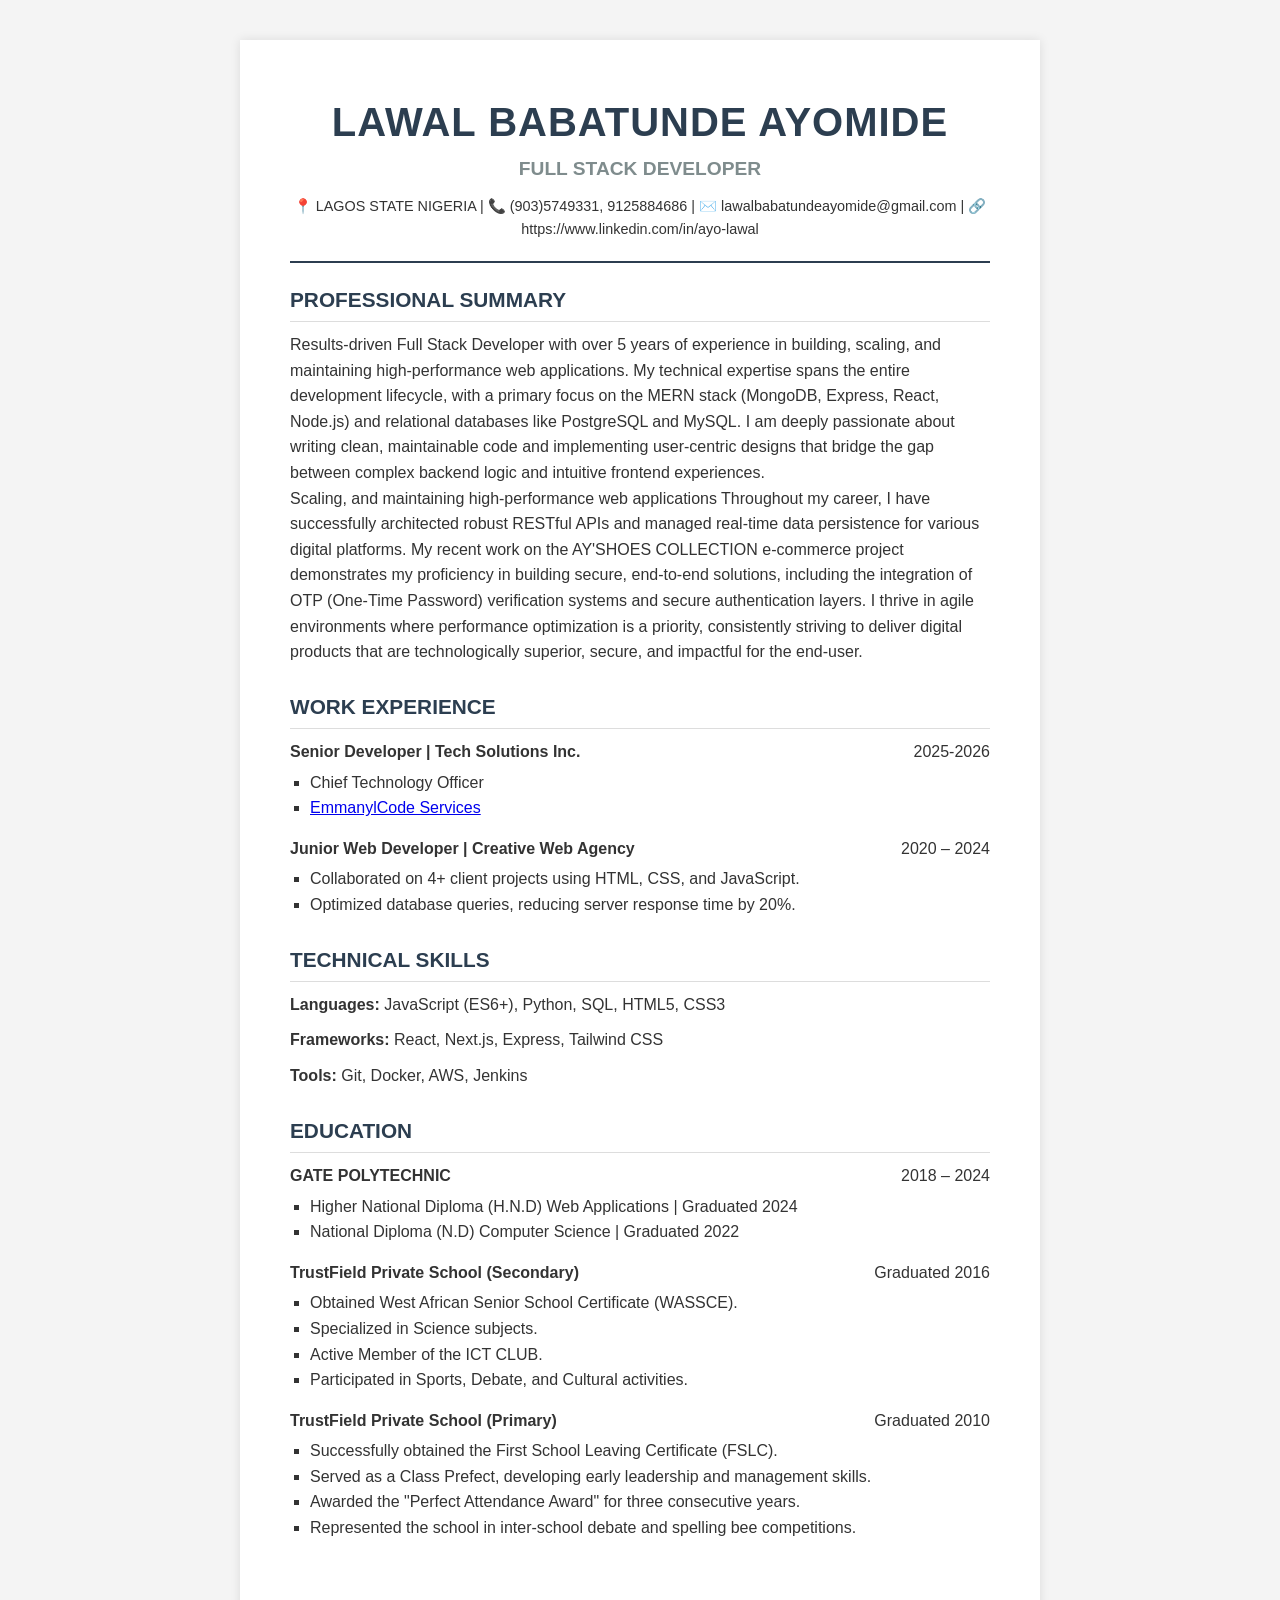
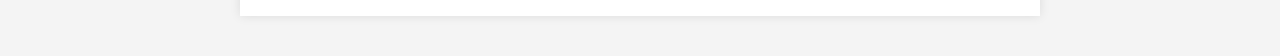
<file: cv.html>
<!DOCTYPE html>
<html lang="en">
<head>
    <meta charset="UTF-8">
    <meta name="viewport" content="width=device-width, initial-scale=1.0">
    <title>Professional CV - LAWAL BABATUNDE AYOMIDE</title>
    <link rel="stylesheet" href="cv_style.css">
</head>
<body>
    <div class="cv-container">
        <header>
            <h1>LAWAL BABATUNDE AYOMIDE</h1>
            <p class="subtitle">Full Stack Developer</p>
            <div class="contact-info">
                <span>📍 LAGOS STATE NIGERIA</span> | 
                <span>📞 (903)5749331, 9125884686</span> | 
                <span>✉️ lawalbabatundeayomide@gmail.com</span> | 
                <span>🔗 https://www.linkedin.com/in/ayo-lawal</span>
            </div>
        </header>

        <section>
         <section>
    <h2>Professional Summary</h2>
    <p>
       Results-driven Full Stack Developer with over 5 years of experience in building, scaling, and maintaining high-performance web applications. My technical expertise spans the entire development lifecycle, with a primary focus on the MERN stack (MongoDB, Express, React, Node.js) and relational databases like PostgreSQL and MySQL. I am deeply passionate about writing clean, maintainable code and implementing user-centric designs that bridge the gap between complex backend logic and intuitive frontend experiences.</p>
       <p>
       Scaling, and maintaining high-performance web applications Throughout my career, I have successfully architected robust RESTful APIs and managed real-time data persistence for various digital platforms. My recent work on the AY'SHOES COLLECTION e-commerce project demonstrates my proficiency in building secure, end-to-end solutions, including the integration of OTP (One-Time Password) verification systems and secure authentication layers. I thrive in agile environments where performance optimization is a priority, consistently striving to deliver digital products that are technologically superior, secure, and impactful for the end-user.
    </p>
</section>
        </section>

        <section>
            <h2>Work Experience</h2>
            <div class="entry">
                <div class="entry-header">
                    <strong>Senior Developer | Tech Solutions Inc.</strong>
                    <span>2025-2026 </span>
                </div>
                <ul>
                    <li>Chief Technology Officer </li>
                    <li><a href="https://proj-solar-ai-v1-321749179461.us-central1.run.app/static/about.html" target="_blank">EmmanylCode Services</a></li>
                </ul>
            </div>

            <div class="entry">
                <div class="entry-header">
                    <strong>Junior Web Developer | Creative Web Agency</strong>
                    <span>2020 – 2024</span>
                </div>
                <ul>
                    <li>Collaborated on 4+ client projects using HTML, CSS, and JavaScript.</li>
                    <li>Optimized database queries, reducing server response time by 20%.</li>
                </ul>
            </div>
        </section>

        <section>
            <h2>Technical Skills</h2>
            <div class="skills-grid">
                <div><strong>Languages:</strong> JavaScript (ES6+), Python, SQL, HTML5, CSS3</div>
                <div><strong>Frameworks:</strong> React, Next.js, Express, Tailwind CSS</div>
                <div><strong>Tools:</strong> Git, Docker, AWS, Jenkins</div>
            </div>
        </section>

        <section>
            <h2>Education</h2>
            
            <div class="entry">
                <div class="entry-header">
                    <strong>GATE POLYTECHNIC</strong>
                    <span>2018 – 2024</span>
                </div>
                <ul>
                    <li>Higher National Diploma (H.N.D) Web Applications | Graduated 2024</li>
                    <li>National Diploma (N.D) Computer Science | Graduated 2022</li>
                </ul>
            </div>

            <div class="entry">
                <div class="entry-header">
                    <strong>TrustField Private School (Secondary)</strong>
                    <span>Graduated 2016</span>
                </div>
                <ul>
                    <li>Obtained West African Senior School Certificate (WASSCE).</li>
                    <li>Specialized in Science subjects.</li>
                    <li>Active Member of the ICT CLUB.</li>
                    <li>Participated in Sports, Debate, and Cultural activities.</li>
                </ul>
            </div>

            <div class="entry">
                <div class="entry-header">
                    <strong>TrustField Private School (Primary)</strong>
                    <span>Graduated 2010</span>
                </div>
                <ul>
                    <li>Successfully obtained the First School Leaving Certificate (FSLC).</li>
                    <li>Served as a Class Prefect, developing early leadership and management skills.</li>
                    <li>Awarded the "Perfect Attendance Award" for three consecutive years.</li>
                    <li>Represented the school in inter-school debate and spelling bee competitions.</li>
                </ul>
            </div>
        </section>
    </div>
</body>
</html>
</file>
<file: cv_style.css>
/* General Reset */
* {
    margin: 0;
    padding: 0;
    box-sizing: border-box;
}

body {
    font-family: 'Segoe UI', Tahoma, Geneva, Verdana, sans-serif;
    line-height: 1.6;
    background-color: #f4f4f4;
    color: #333;
    padding: 40px 20px;
}

.cv-container {
    max-width: 800px;
    margin: 0 auto;
    background: #fff;
    padding: 50px;
    box-shadow: 0 0 10px rgba(0,0,0,0.1);
}

/* Header */
header {
    text-align: center;
    border-bottom: 2px solid #2c3e50;
    padding-bottom: 20px;
    margin-bottom: 20px;
}

header h1 {
    font-size: 2.5rem;
    color: #2c3e50;
    letter-spacing: 1px;
}

.subtitle {
    font-size: 1.2rem;
    color: #7f8c8d;
    font-weight: bold;
    text-transform: uppercase;
}

.contact-info {
    margin-top: 10px;
    font-size: 0.9rem;
}

/* Section Styling */
section {
    margin-bottom: 25px;
}

h2 {
    font-size: 1.3rem;
    color: #2c3e50;
    text-transform: uppercase;
    border-bottom: 1px solid #ddd;
    margin-bottom: 10px;
    padding-bottom: 5px;
}

/* Experience & Education Entries */
.entry {
    margin-bottom: 15px;
}

.entry-header {
    display: flex;
    justify-content: space-between;
    margin-bottom: 5px;
}

ul {
    margin-left: 20px;
    list-style-type: square;
}

/* Skills Grid */
.skills-grid {
    display: grid;
    grid-template-columns: 1fr;
    gap: 10px;
}

/* Print Optimization */
@media print {
    body { background: none; padding: 0; }
    .cv-container { box-shadow: none; width: 100%; max-width: 100%; margin: 0; padding: 20px; }
}
</file>
